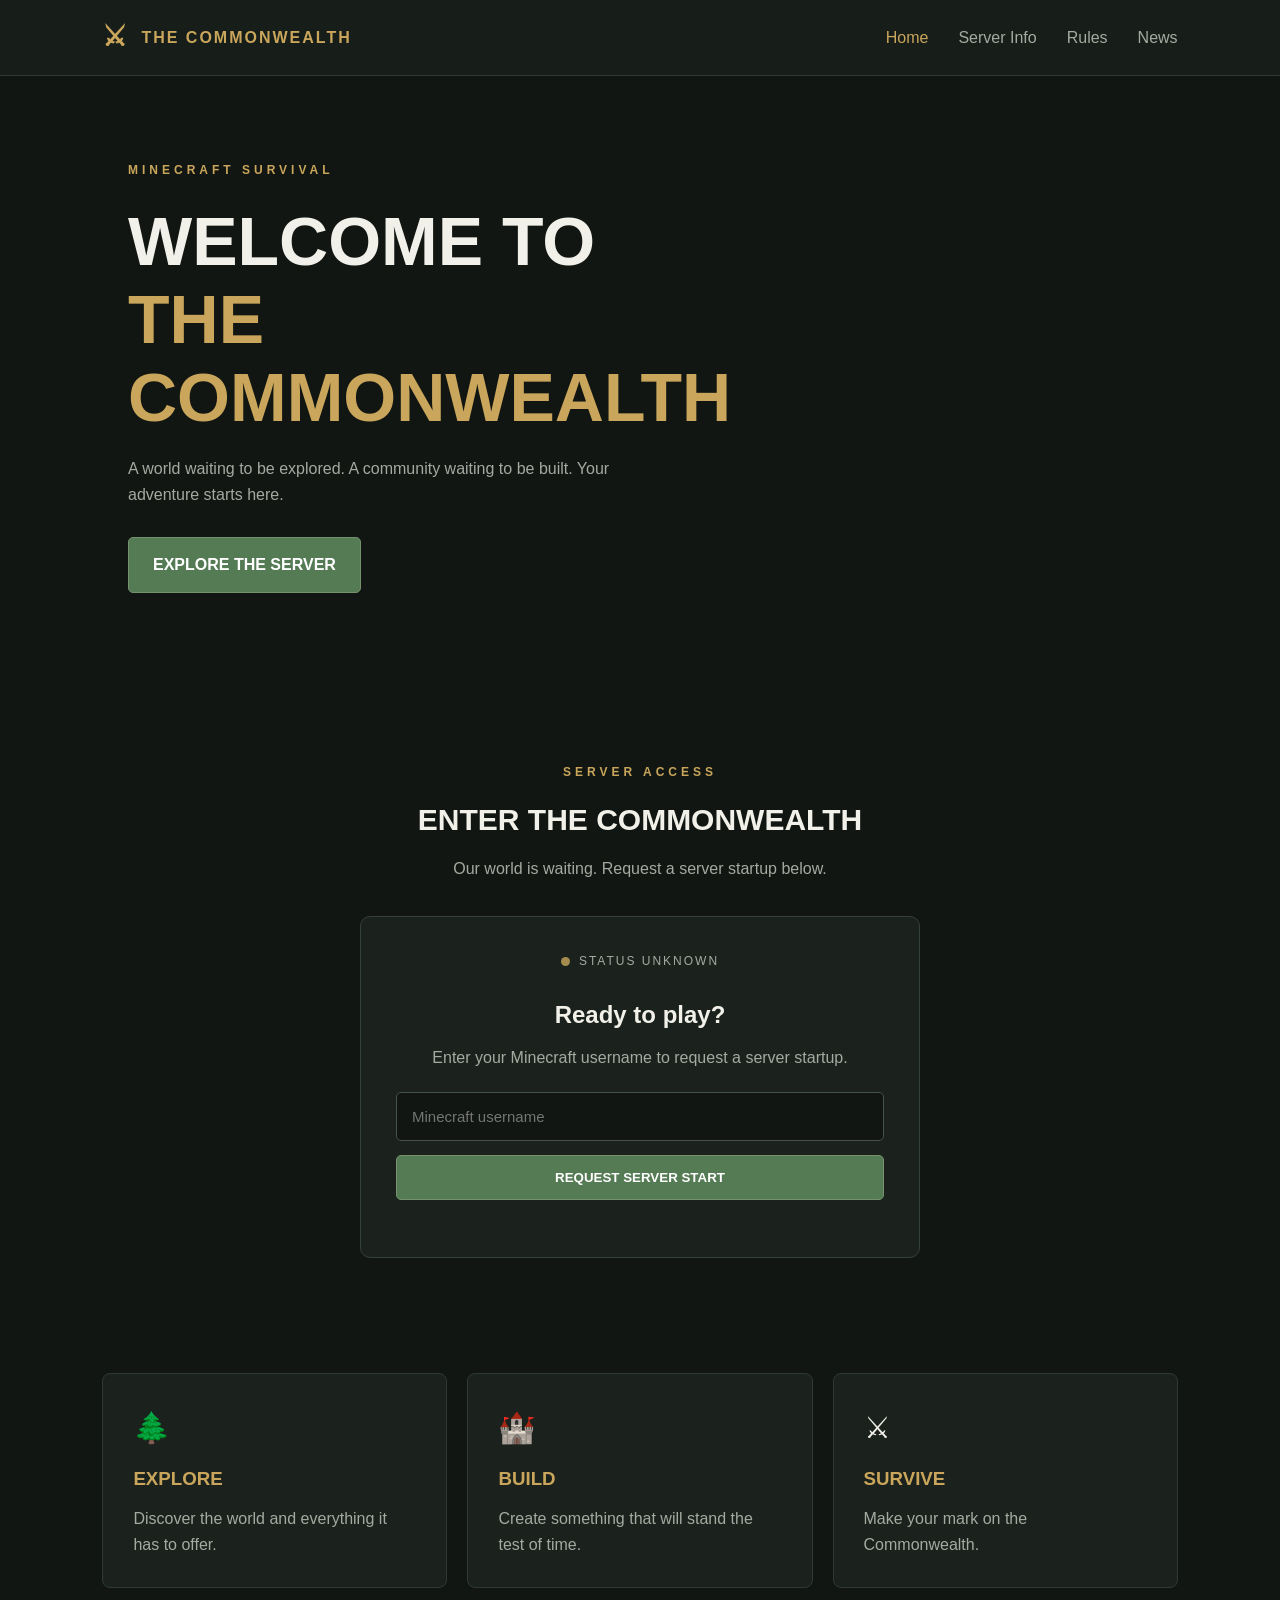
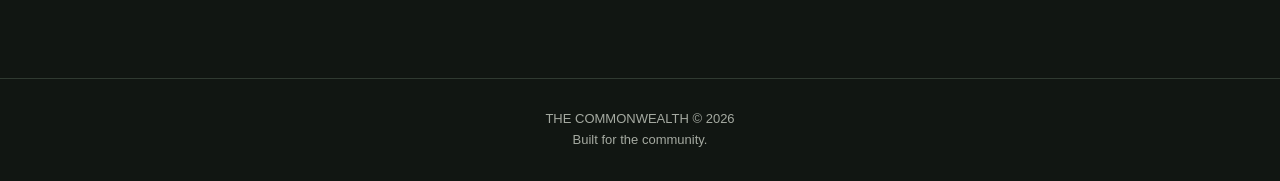
<file: index.html>
<!DOCTYPE html>
<html lang="en">
<head>
    <meta charset="UTF-8">
    <meta name="viewport" content="width=device-width, initial-scale=1.0">
    <meta name="theme-color" content="#111612">
    <title>The Commonwealth | Minecraft Server</title>
    <link rel="stylesheet" href="css/style.css">
    <script src="js/script.js" defer></script>
</head>
<body>

    <header class="navbar">
        <a href="index.html" class="brand">
            <div class="brand-icon">⚔</div>
            <span>THE COMMONWEALTH</span>
        </a>

        <nav class="nav-links">
            <a href="index.html" class="active">Home</a>
            <a href="server-info.html">Server Info</a>
            <a href="rules.html">Rules</a>
            <a href="news.html">News</a>
        </nav>
    </header>

    <main>
        <section class="hero">
            <div class="hero-content">
                <span class="eyebrow">MINECRAFT SURVIVAL</span>

                <h1>WELCOME TO<br>
                    <span>THE COMMONWEALTH</span>
                </h1>

                <p>
                    A world waiting to be explored.
                    A community waiting to be built.
                    Your adventure starts here.
                </p>

                <a href="#launcher" class="primary-button">
                    EXPLORE THE SERVER
                </a>
            </div>
        </section>

        <section class="launcher-section" id="launcher">
            <div class="section-heading">
                <span class="eyebrow">SERVER ACCESS</span>
                <h2>ENTER THE COMMONWEALTH</h2>
                <p>Our world is waiting. Request a server startup below.</p>
            </div>

            <div class="launcher-card">
                <div class="status-indicator">
                    <span class="status-dot"></span>
                    <span id="server-status">STATUS UNKNOWN</span>
                </div>

                <h2>Ready to play?</h2>
                <p>Enter your Minecraft username to request a server startup.</p>

                <form id="launch-form">
                    <input
                        type="text"
                        id="minecraft-username"
                        placeholder="Minecraft username"
                        maxlength="16"
                        required
                    >

                    <button type="submit" class="primary-button">
                        REQUEST SERVER START
                    </button>
                </form>

                <p id="launch-message" class="launch-message" aria-live="polite"></p>
            </div>
        </section>

        <section class="features">
            <div class="feature-card">
                <span>🌲</span>
                <h3>EXPLORE</h3>
                <p>Discover the world and everything it has to offer.</p>
            </div>

            <div class="feature-card">
                <span>🏰</span>
                <h3>BUILD</h3>
                <p>Create something that will stand the test of time.</p>
            </div>

            <div class="feature-card">
                <span>⚔</span>
                <h3>SURVIVE</h3>
                <p>Make your mark on the Commonwealth.</p>
            </div>
        </section>
    </main>

    <footer>
        <p>THE COMMONWEALTH © 2026</p>
        <p>Built for the community.</p>
    </footer>

</body>
</html>
</file>
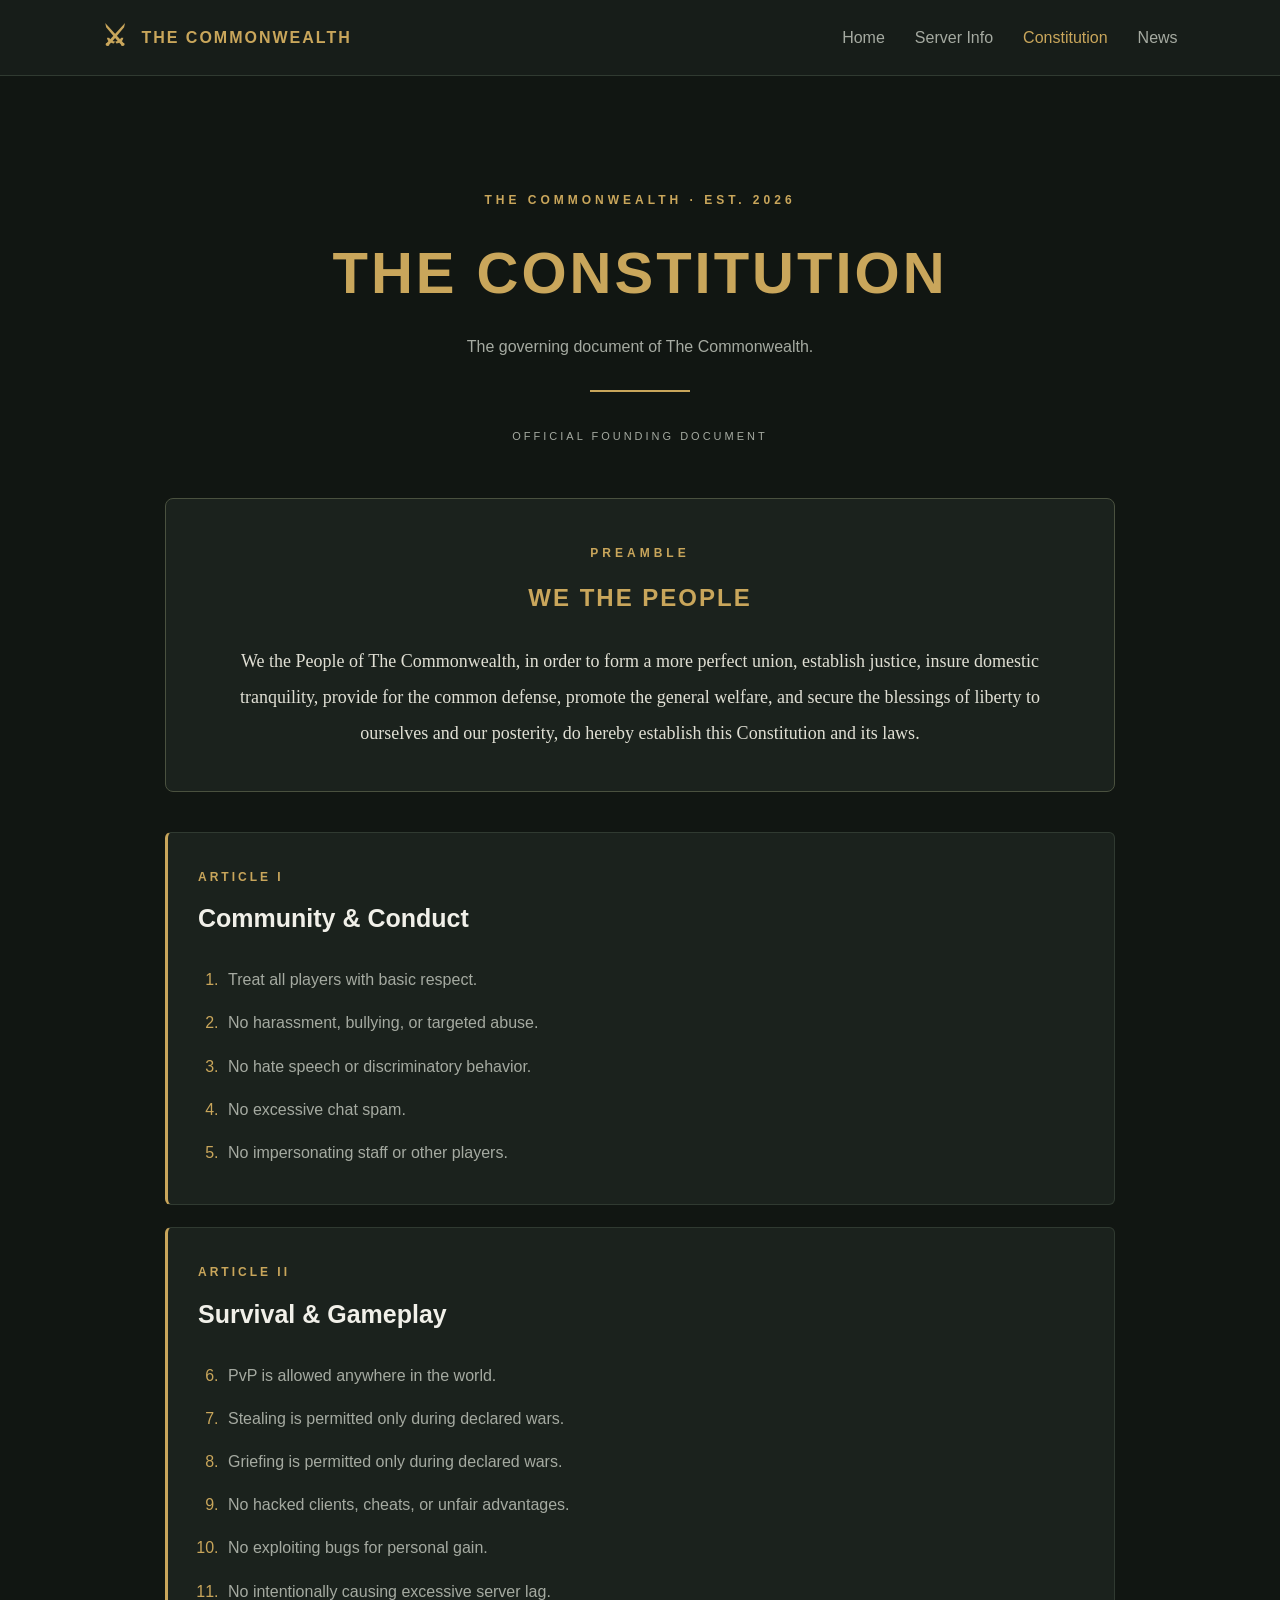
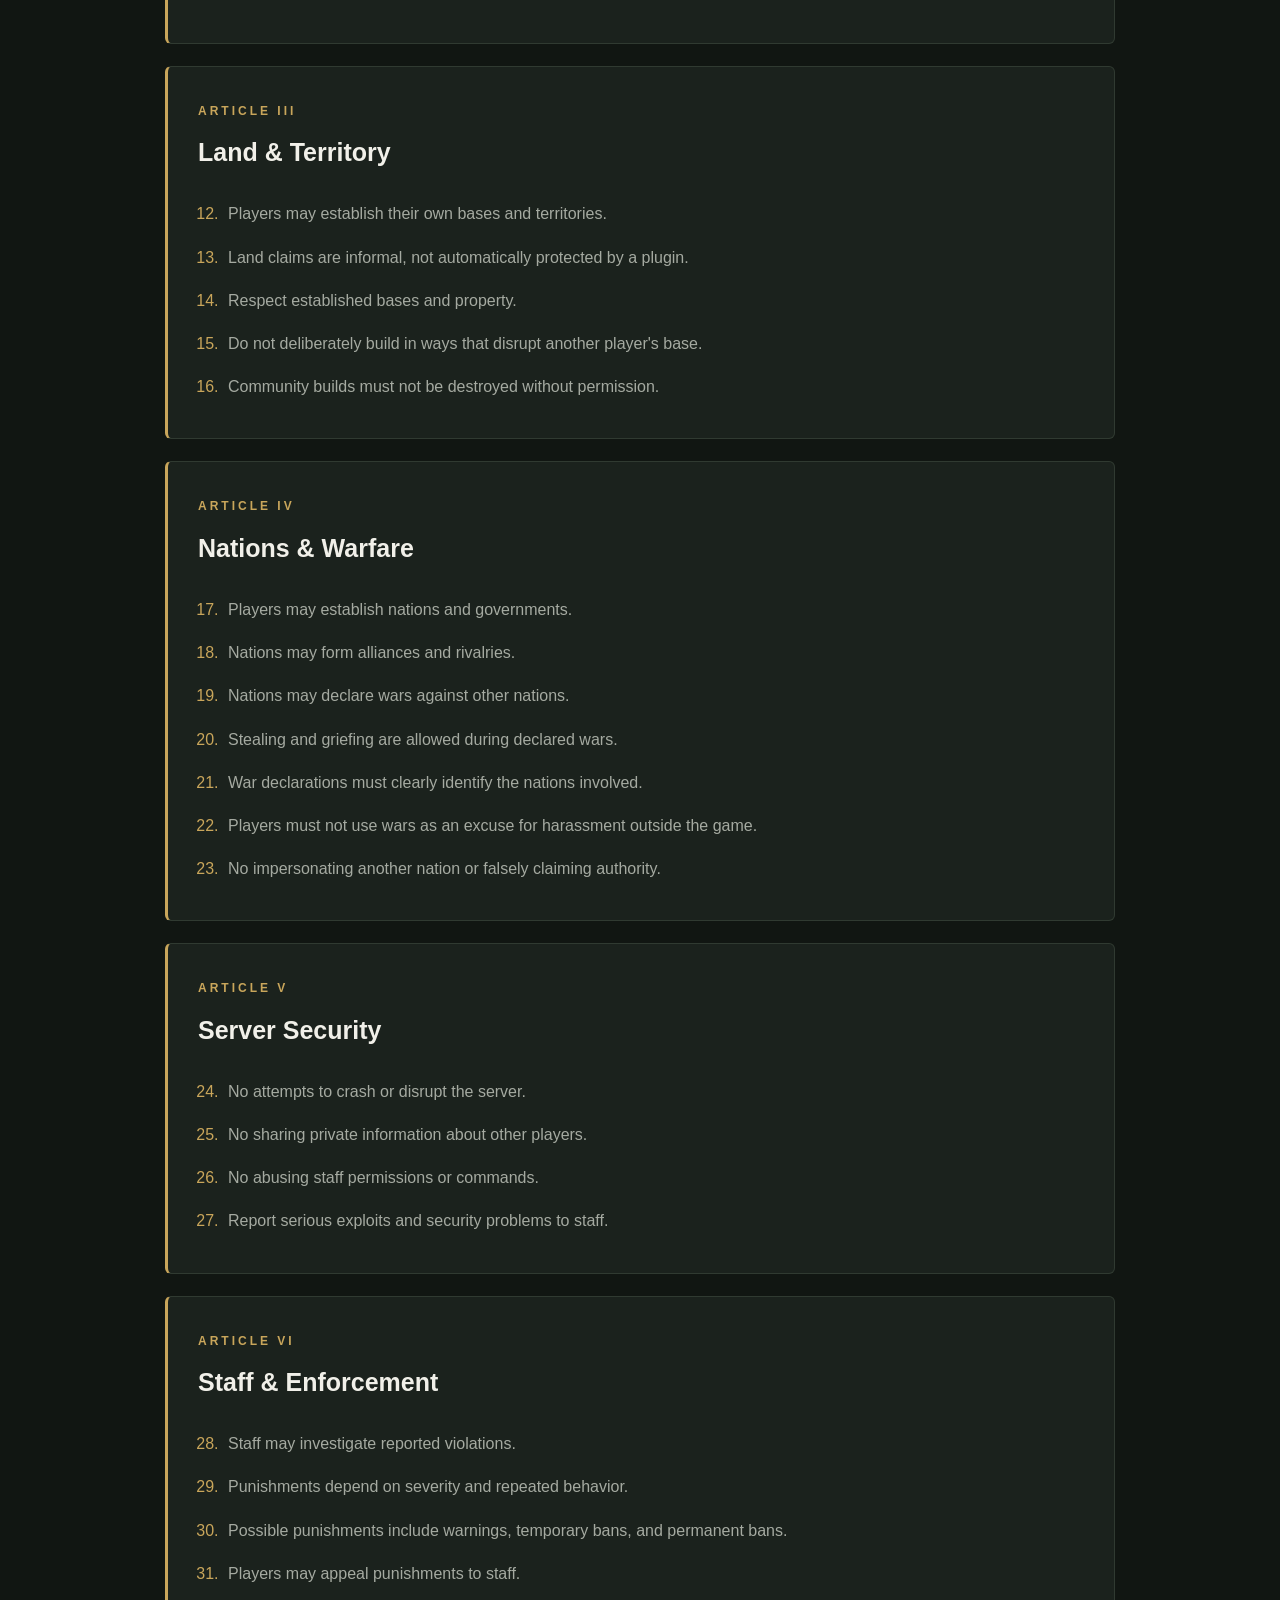
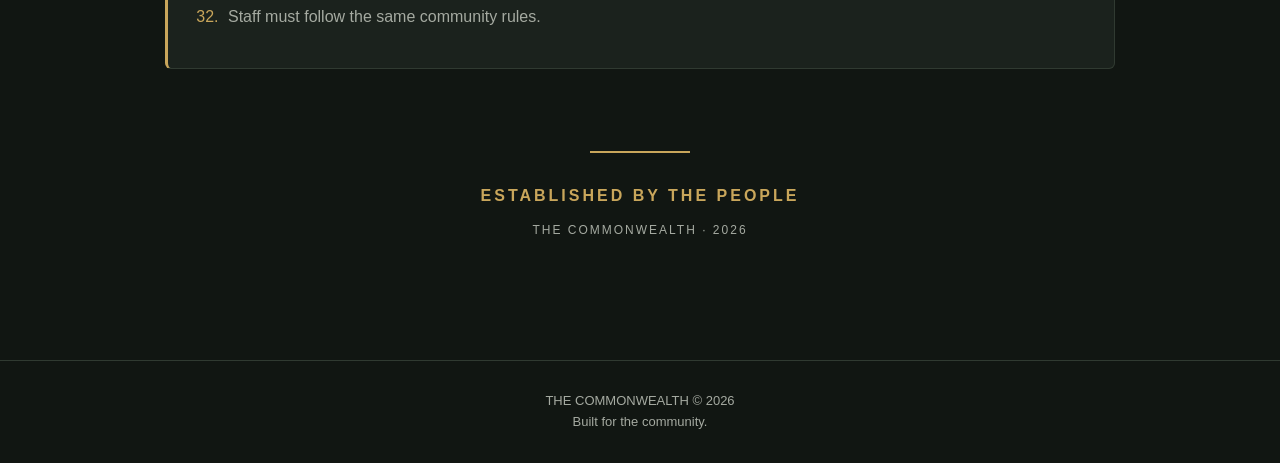
<file: rules.html>
<!DOCTYPE html>
<html lang="en">
<head>
    <meta charset="UTF-8">
    <meta name="viewport" content="width=device-width, initial-scale=1.0">
    <meta name="theme-color" content="#111612">
    <title>Constitution | The Commonwealth</title>
    <link rel="stylesheet" href="css/style.css">
    <script src="js/script.js" defer></script>
</head>
<body>

<header class="navbar">
    <a href="index.html" class="brand">
        <div class="brand-icon">⚔</div>
        <span>THE COMMONWEALTH</span>
    </a>

    <nav class="nav-links">
        <a href="index.html">Home</a>
        <a href="server-info.html">Server Info</a>
        <a href="rules.html" class="active">Constitution</a>
        <a href="news.html">News</a>
    </nav>
</header>

<main class="constitution-page">

    <section class="constitution-header">
        <span class="eyebrow">THE COMMONWEALTH · EST. 2026</span>
        <h1>THE CONSTITUTION</h1>
        <p>The governing document of The Commonwealth.</p>
        <div class="constitution-divider"></div>
        <span class="document-label">OFFICIAL FOUNDING DOCUMENT</span>
    </section>

    <section class="preamble document-card">
        <span class="eyebrow">PREAMBLE</span>
        <h2>WE THE PEOPLE</h2>

        <p>
            We the People of The Commonwealth, in order to form
            a more perfect union, establish justice, insure domestic
            tranquility, provide for the common defense, promote
            the general welfare, and secure the blessings of liberty
            to ourselves and our posterity, do hereby establish this
            Constitution and its laws.
        </p>
    </section>

    <section class="constitution-content">

        <article class="constitution-article">
            <span class="article-number">ARTICLE I</span>
            <h2>Community & Conduct</h2>
            <ol>
                <li>Treat all players with basic respect.</li>
                <li>No harassment, bullying, or targeted abuse.</li>
                <li>No hate speech or discriminatory behavior.</li>
                <li>No excessive chat spam.</li>
                <li>No impersonating staff or other players.</li>
            </ol>
        </article>

        <article class="constitution-article">
            <span class="article-number">ARTICLE II</span>
            <h2>Survival & Gameplay</h2>
            <ol start="6">
                <li>PvP is allowed anywhere in the world.</li>
                <li>Stealing is permitted only during declared wars.</li>
                <li>Griefing is permitted only during declared wars.</li>
                <li>No hacked clients, cheats, or unfair advantages.</li>
                <li>No exploiting bugs for personal gain.</li>
                <li>No intentionally causing excessive server lag.</li>
            </ol>
        </article>

        <article class="constitution-article">
            <span class="article-number">ARTICLE III</span>
            <h2>Land & Territory</h2>
            <ol start="12">
                <li>Players may establish their own bases and territories.</li>
                <li>Land claims are informal, not automatically protected by a plugin.</li>
                <li>Respect established bases and property.</li>
                <li>Do not deliberately build in ways that disrupt another player's base.</li>
                <li>Community builds must not be destroyed without permission.</li>
            </ol>
        </article>

        <article class="constitution-article">
            <span class="article-number">ARTICLE IV</span>
            <h2>Nations & Warfare</h2>
            <ol start="17">
                <li>Players may establish nations and governments.</li>
                <li>Nations may form alliances and rivalries.</li>
                <li>Nations may declare wars against other nations.</li>
                <li>Stealing and griefing are allowed during declared wars.</li>
                <li>War declarations must clearly identify the nations involved.</li>
                <li>Players must not use wars as an excuse for harassment outside the game.</li>
                <li>No impersonating another nation or falsely claiming authority.</li>
            </ol>
        </article>

        <article class="constitution-article">
            <span class="article-number">ARTICLE V</span>
            <h2>Server Security</h2>
            <ol start="24">
                <li>No attempts to crash or disrupt the server.</li>
                <li>No sharing private information about other players.</li>
                <li>No abusing staff permissions or commands.</li>
                <li>Report serious exploits and security problems to staff.</li>
            </ol>
        </article>

        <article class="constitution-article">
            <span class="article-number">ARTICLE VI</span>
            <h2>Staff & Enforcement</h2>
            <ol start="28">
                <li>Staff may investigate reported violations.</li>
                <li>Punishments depend on severity and repeated behavior.</li>
                <li>Possible punishments include warnings, temporary bans, and permanent bans.</li>
                <li>Players may appeal punishments to staff.</li>
                <li>Staff must follow the same community rules.</li>
            </ol>
        </article>

    </section>

    <section class="constitution-footer">
        <div class="constitution-divider"></div>
        <h2>ESTABLISHED BY THE PEOPLE</h2>
        <p>THE COMMONWEALTH · 2026</p>
    </section>

</main>

<footer>
    <p>THE COMMONWEALTH © 2026</p>
    <p>Built for the community.</p>
</footer>

</body>
</html>
</file>
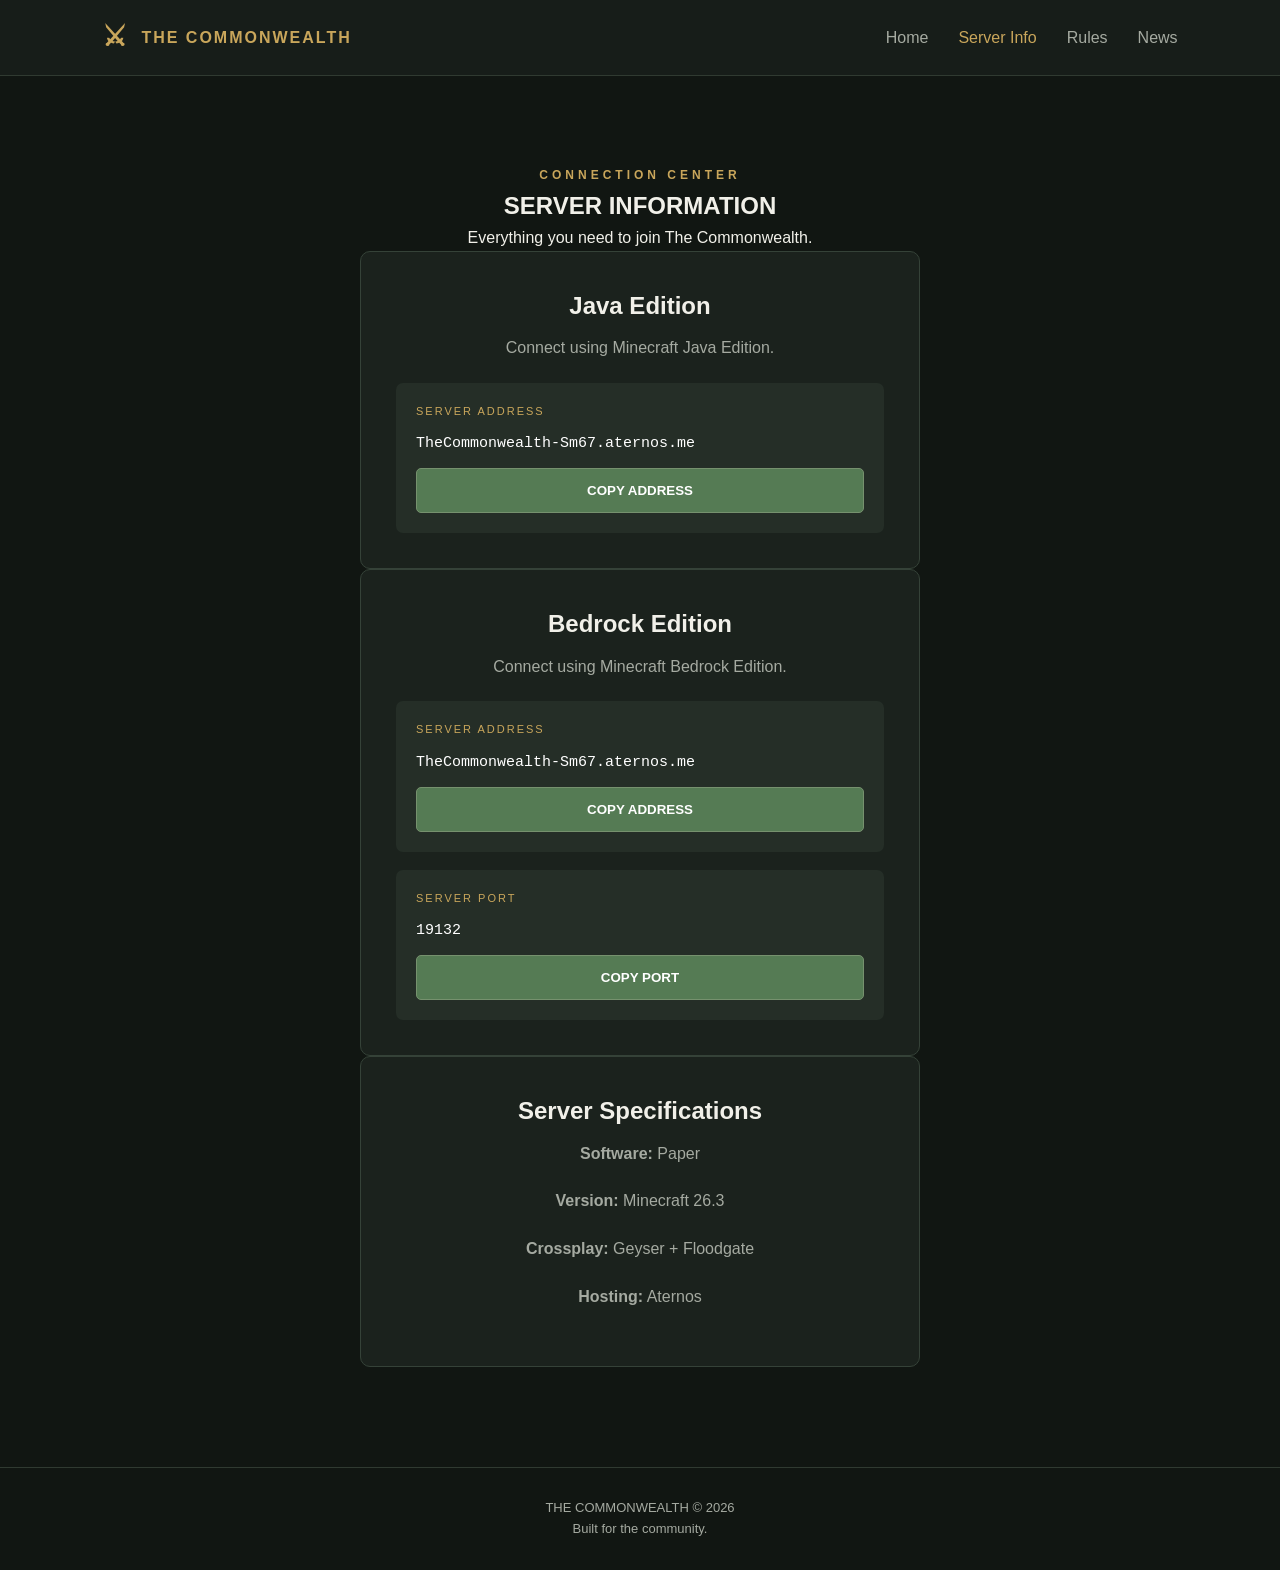
<file: server-info.html>
<!DOCTYPE html>
<html lang="en">
<head>
    <meta charset="UTF-8">
    <meta name="viewport" content="width=device-width, initial-scale=1.0">
    <title>Server Info | The Commonwealth</title>
    <link rel="stylesheet" href="css/style.css">
    <script src="js/script.js" defer></script>
</head>
<body>

<header class="navbar">
    <a href="index.html" class="brand">
        <div class="brand-icon">⚔</div>
        <span>THE COMMONWEALTH</span>
    </a>

    <nav class="nav-links">
        <a href="index.html">Home</a>
        <a href="server-info.html" class="active">Server Info</a>
        <a href="rules.html">Rules</a>
        <a href="news.html">News</a>
    </nav>
</header>

<main>
    <section class="launcher-section">
        <span class="eyebrow">CONNECTION CENTER</span>
        <h1>SERVER INFORMATION</h1>
        <p>Everything you need to join The Commonwealth.</p>

        <div class="launcher-card">
            <h2>Java Edition</h2>
            <p>Connect using Minecraft Java Edition.</p>

            <div class="connection-detail">
                <span>SERVER ADDRESS</span>
                <code id="java-address">TheCommonwealth-Sm67.aternos.me</code>
                <button class="primary-button"
                    onclick="copyText('TheCommonwealth-Sm67.aternos.me')">
                    COPY ADDRESS
                </button>
            </div>
        </div>

        <div class="launcher-card">
            <h2>Bedrock Edition</h2>
            <p>Connect using Minecraft Bedrock Edition.</p>

            <div class="connection-detail">
                <span>SERVER ADDRESS</span>
                <code>TheCommonwealth-Sm67.aternos.me</code>
                <button class="primary-button"
                    onclick="copyText('TheCommonwealth-Sm67.aternos.me')">
                    COPY ADDRESS
                </button>
            </div>

            <div class="connection-detail">
                <span>SERVER PORT</span>
                <code>19132</code>
                <button class="primary-button"
                    onclick="copyText('19132')">
                    COPY PORT
                </button>
            </div>
        </div>

        <div class="launcher-card">
            <h2>Server Specifications</h2>
            <p><strong>Software:</strong> Paper</p>
            <p><strong>Version:</strong> Minecraft 26.3</p>
            <p><strong>Crossplay:</strong> Geyser + Floodgate</p>
            <p><strong>Hosting:</strong> Aternos</p>
        </div>

        <p id="copy-message" class="launch-message"
            aria-live="polite"></p>
    </section>
</main>

<footer>
    <p>THE COMMONWEALTH © 2026</p>
    <p>Built for the community.</p>
</footer>

</body>
</html>
</file>
<file: css/style.css>
:root {
    --background: #111612;
    --surface: #1b221d;
    --surface-light: #252e27;
    --green: #557b54;
    --gold: #c9a65b;
    --text: #f1f0e9;
    --muted: #a5aaa1;
}

* {
    margin: 0;
    padding: 0;
    box-sizing: border-box;
}

html {
    scroll-behavior: smooth;
}

body {
    background: var(--background);
    color: var(--text);
    font-family: Arial, sans-serif;
    line-height: 1.6;
}

.navbar {
    min-height: 76px;
    padding: 0 8%;
    display: flex;
    align-items: center;
    justify-content: space-between;
    background: #171d19;
    border-bottom: 1px solid #303a31;
}

.brand {
    display: flex;
    align-items: center;
    gap: 12px;
    color: var(--gold);
    text-decoration: none;
    font-weight: bold;
    letter-spacing: 2px;
}

.brand-icon {
    font-size: 28px;
}

.nav-links {
    display: flex;
    gap: 30px;
}

.nav-links a {
    color: var(--muted);
    text-decoration: none;
    transition: 0.2s;
}

.nav-links a:hover,
.nav-links a.active {
    color: var(--gold);
}

.hero {
    min-height: 540px;
    display: flex;
    align-items: center;
    padding: 80px 10%;
    background:
        linear-gradient(90deg, #111612 5%, #111612e8 55%, #11161270),
        linear-gradient(0deg, #111612, transparent 50%);
}

.hero-content {
    max-width: 750px;
}

.eyebrow {
    color: var(--gold);
    letter-spacing: 4px;
    font-size: 12px;
    font-weight: bold;
}

.hero h1 {
    font-size: clamp(38px, 6vw, 68px);
    line-height: 1.15;
    margin: 20px 0;
}

.hero h1 span {
    color: var(--gold);
}

.hero p {
    color: var(--muted);
    max-width: 500px;
    margin-bottom: 30px;
}

.primary-button {
    display: inline-block;
    background: var(--green);
    color: white;
    padding: 14px 24px;
    border: 1px solid #76916e;
    border-radius: 5px;
    font-weight: bold;
    text-decoration: none;
    cursor: pointer;
    transition: 0.2s;
}

.primary-button:hover {
    background: #668b62;
    transform: translateY(-2px);
}

.launcher-section {
    padding: 85px 8%;
    text-align: center;
}

.section-heading {
    margin-bottom: 35px;
}

.section-heading h2 {
    margin: 12px 0;
    font-size: 30px;
}

.section-heading p {
    color: var(--muted);
}

.launcher-card {
    max-width: 560px;
    margin: auto;
    padding: 35px;
    background: var(--surface);
    border: 1px solid #354238;
    border-radius: 10px;
}

.status-indicator {
    color: var(--muted);
    font-size: 12px;
    letter-spacing: 2px;
    display: flex;
    align-items: center;
    justify-content: center;
    gap: 9px;
    margin-bottom: 25px;
}

.status-dot {
    width: 9px;
    height: 9px;
    background: #a58b4d;
    border-radius: 50%;
}

.launcher-card h2 {
    margin-bottom: 10px;
}

.launcher-card p {
    color: var(--muted);
    margin-bottom: 22px;
}

#launch-form {
    display: flex;
    flex-direction: column;
    gap: 14px;
}

#launch-form input {
    width: 100%;
    padding: 15px;
    border-radius: 5px;
    border: 1px solid #465348;
    background: #111612;
    color: white;
    font-size: 15px;
}

#launch-form button {
    width: 100%;
}

.launch-message {
    margin-top: 15px;
}

.features {
    padding: 30px 8% 90px;
    display: grid;
    grid-template-columns: repeat(3, 1fr);
    gap: 20px;
}

.feature-card {
    background: var(--surface);
    padding: 30px;
    border: 1px solid #303a31;
    border-radius: 8px;
}

.feature-card span {
    font-size: 30px;
}

.feature-card h3 {
    color: var(--gold);
    margin: 12px 0;
}

.feature-card p {
    color: var(--muted);
}

footer {
    padding: 30px;
    text-align: center;
    border-top: 1px solid #303a31;
    color: var(--muted);
    font-size: 13px;
}

@media (max-width: 700px) {
    .navbar {
        padding: 20px;
        flex-direction: column;
        gap: 15px;
    }

    .nav-links {
        gap: 16px;
        flex-wrap: wrap;
        justify-content: center;
    }

    .hero {
        padding: 70px 7%;
    }

    .features {
        grid-template-columns: 1fr;
    }

    .launcher-card {
        padding: 24px;
    }
}


.connection-detail {
    background: var(--surface-light);
    padding: 20px;
    margin-top: 18px;
    border-radius: 7px;
    display: flex;
    flex-direction: column;
    gap: 12px;
    text-align: left;
}

.connection-detail span {
    color: var(--gold);
    font-size: 11px;
    letter-spacing: 2px;
}

.connection-detail code {
    color: white;
    overflow-wrap: anywhere;
    font-size: 15px;
}

.connection-detail button {
    width: 100%;
}


/* COMMONWEALTH CONSTITUTION */

.constitution-page {
    max-width: 1000px;
    margin: auto;
    padding: 60px 25px 90px;
}

.constitution-header {
    text-align: center;
    padding: 50px 10px;
}

.constitution-header h1 {
    font-size: clamp(35px, 6vw, 58px);
    color: var(--gold);
    margin: 15px 0;
    letter-spacing: 3px;
}

.constitution-header p {
    color: var(--muted);
}

.constitution-divider {
    width: 100px;
    height: 2px;
    background: var(--gold);
    margin: 30px auto;
}

.document-label {
    color: var(--muted);
    font-size: 11px;
    letter-spacing: 3px;
}

.document-card {
    background: var(--surface);
    border: 1px solid #4a513f;
    border-radius: 8px;
    padding: 40px;
    margin-bottom: 40px;
}

.preamble {
    text-align: center;
}

.preamble h2 {
    color: var(--gold);
    margin: 15px 0 25px;
    letter-spacing: 2px;
}

.preamble p {
    font-family: Georgia, serif;
    font-size: 18px;
    line-height: 2;
    color: #e0dfd4;
}

.constitution-article {
    background: var(--surface);
    border: 1px solid #303a31;
    border-left: 3px solid var(--gold);
    border-radius: 6px;
    padding: 30px;
    margin-bottom: 22px;
}

.article-number {
    color: var(--gold);
    font-size: 12px;
    letter-spacing: 3px;
    font-weight: bold;
}

.constitution-article h2 {
    margin: 10px 0 20px;
    font-size: 25px;
}

.constitution-article ol {
    padding-left: 25px;
}

.constitution-article li {
    color: var(--muted);
    padding: 8px 5px;
    line-height: 1.7;
}

.constitution-article li::marker {
    color: var(--gold);
}

.constitution-footer {
    text-align: center;
    padding: 30px 10px;
}

.constitution-footer h2 {
    color: var(--gold);
    font-size: 16px;
    letter-spacing: 3px;
}

.constitution-footer p {
    color: var(--muted);
    font-size: 12px;
    margin-top: 12px;
    letter-spacing: 2px;
}

@media (max-width: 600px) {
    .constitution-page {
        padding: 35px 15px 60px;
    }

    .document-card {
        padding: 25px;
    }

    .constitution-article {
        padding: 22px;
    }

    .preamble p {
        font-size: 16px;
    }
}
</file>
